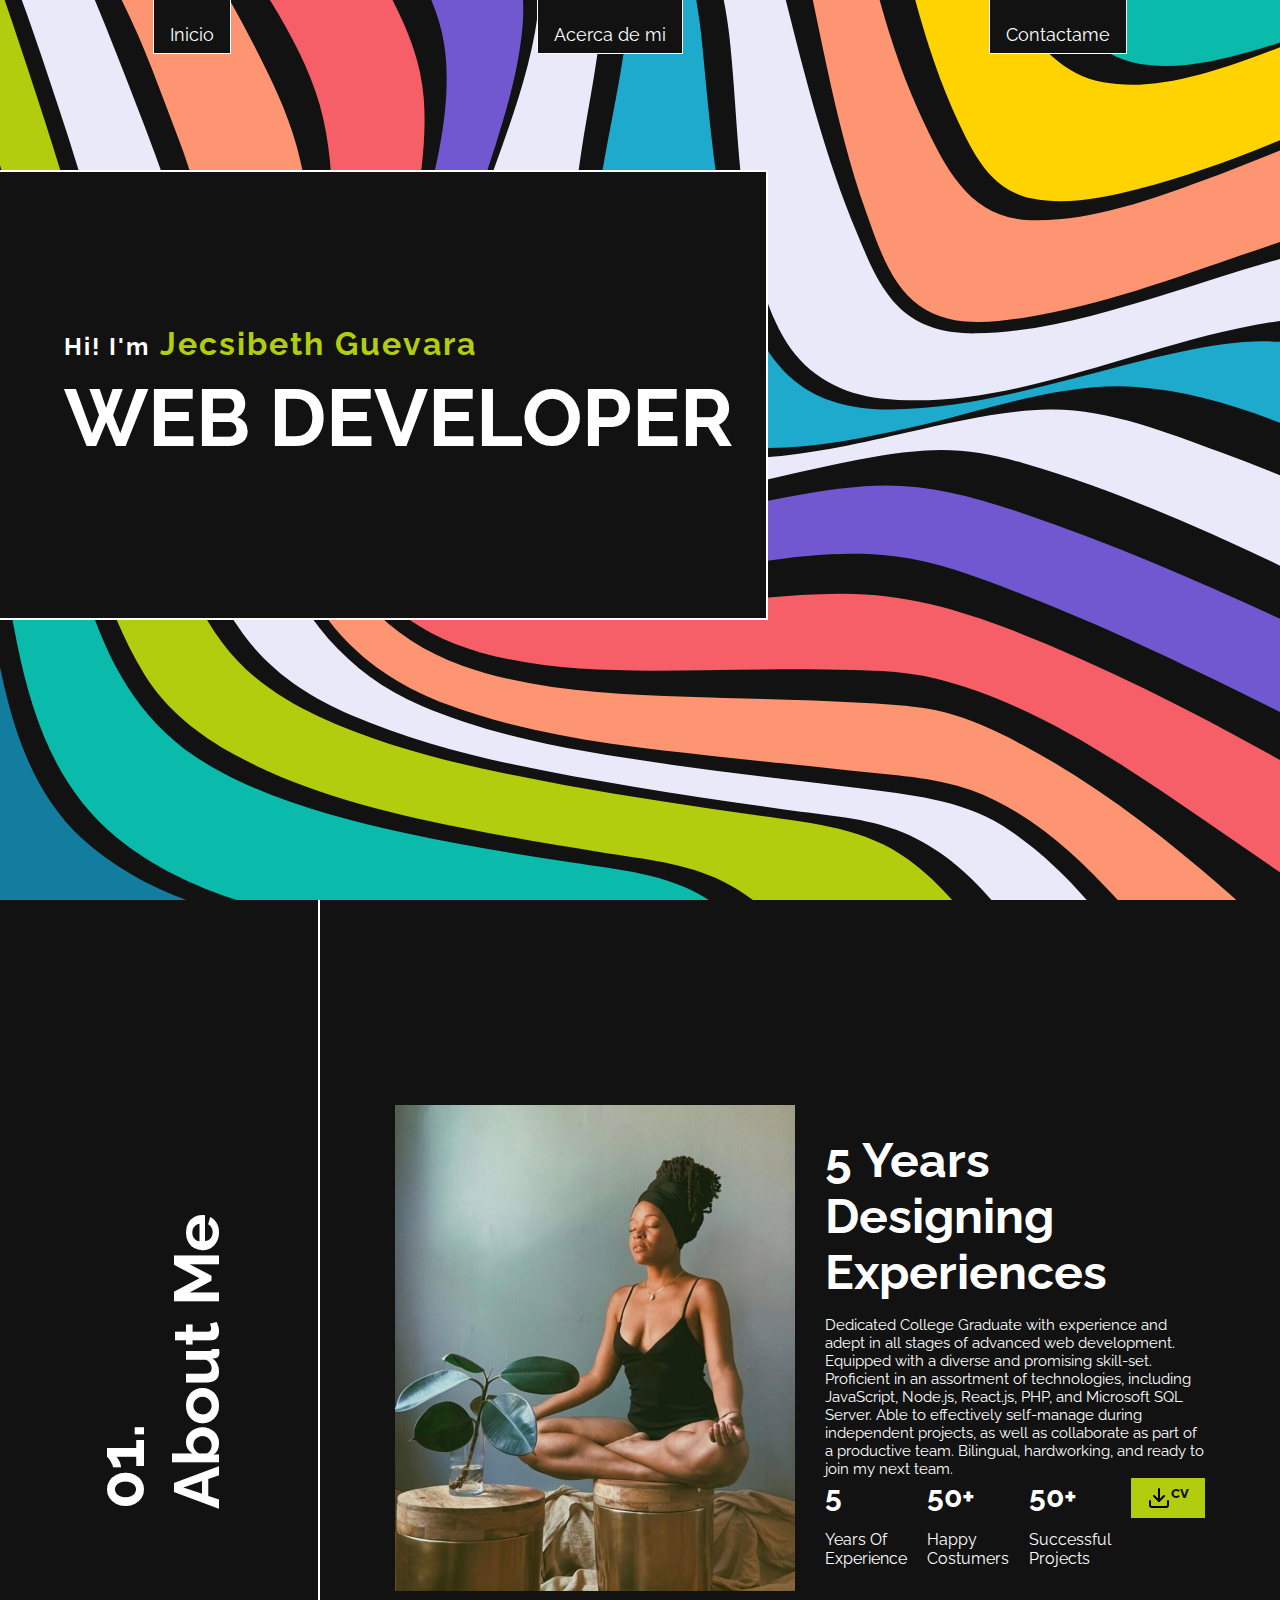
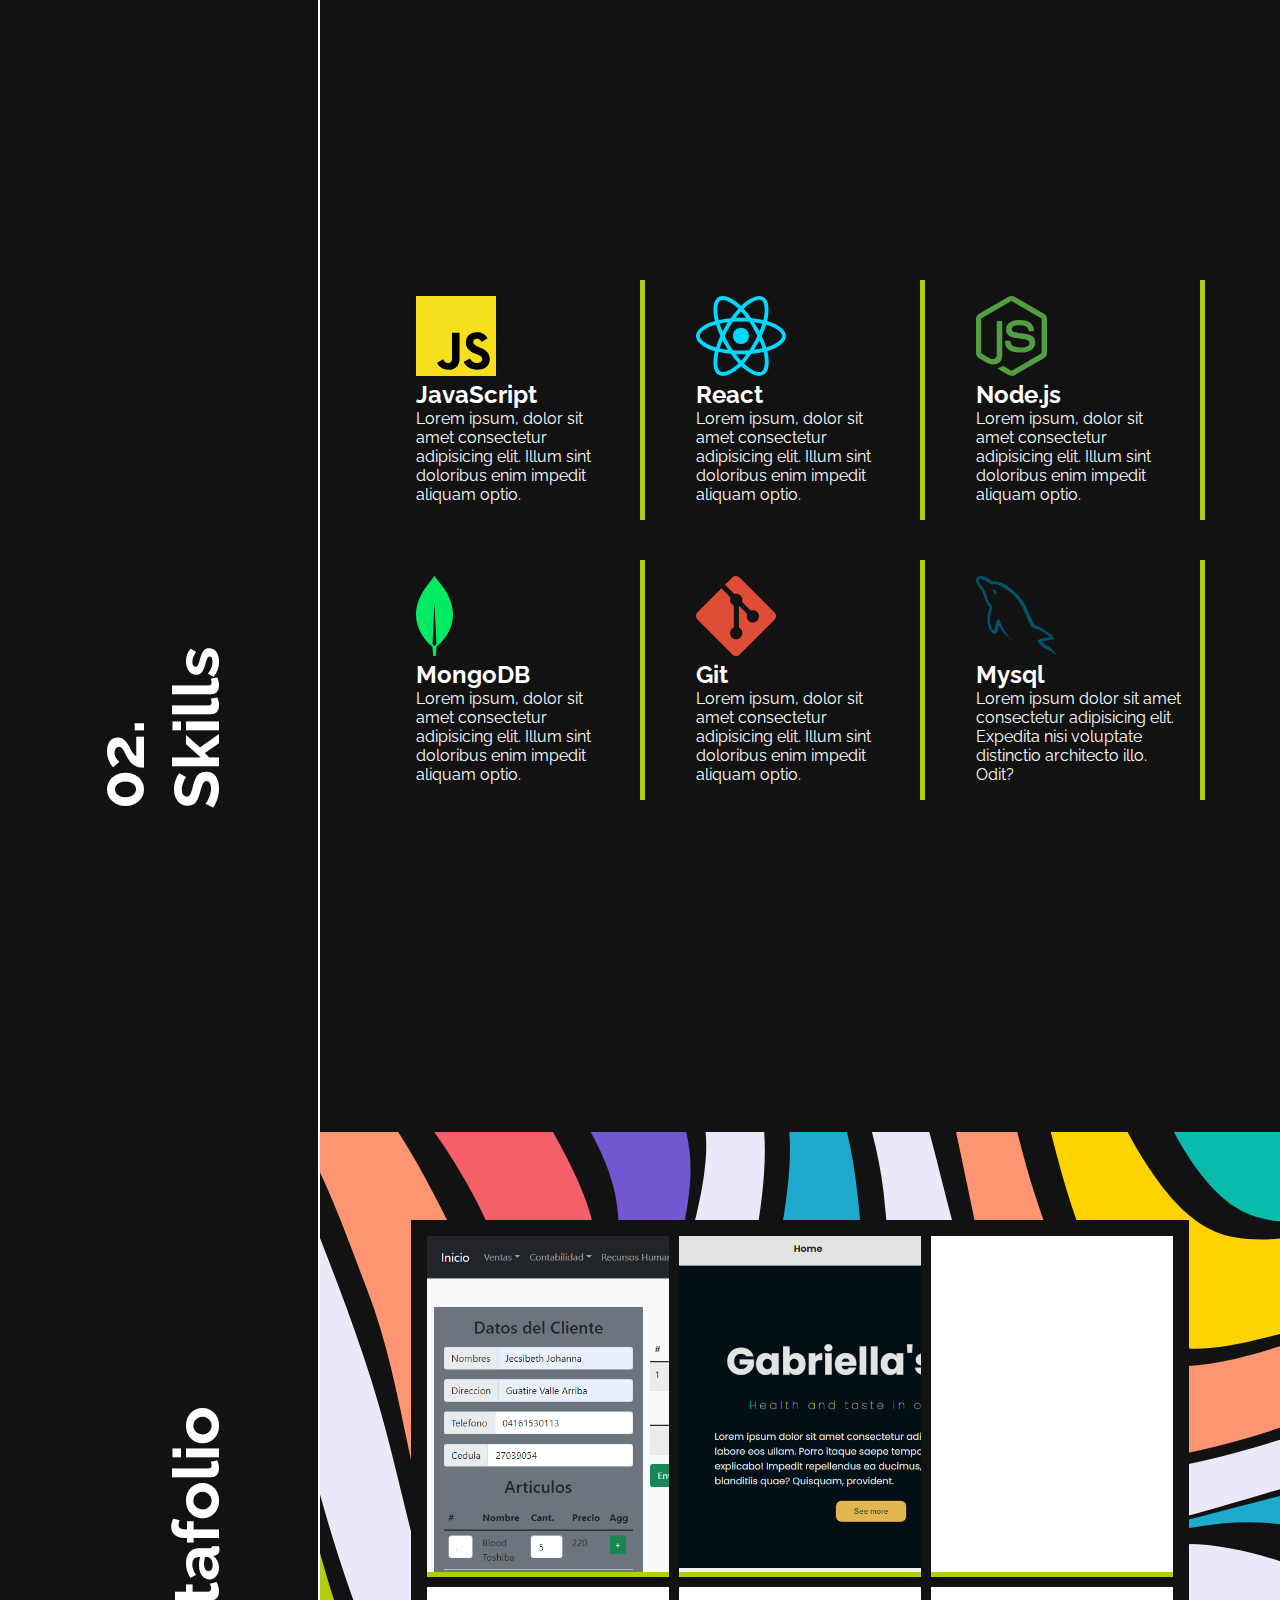
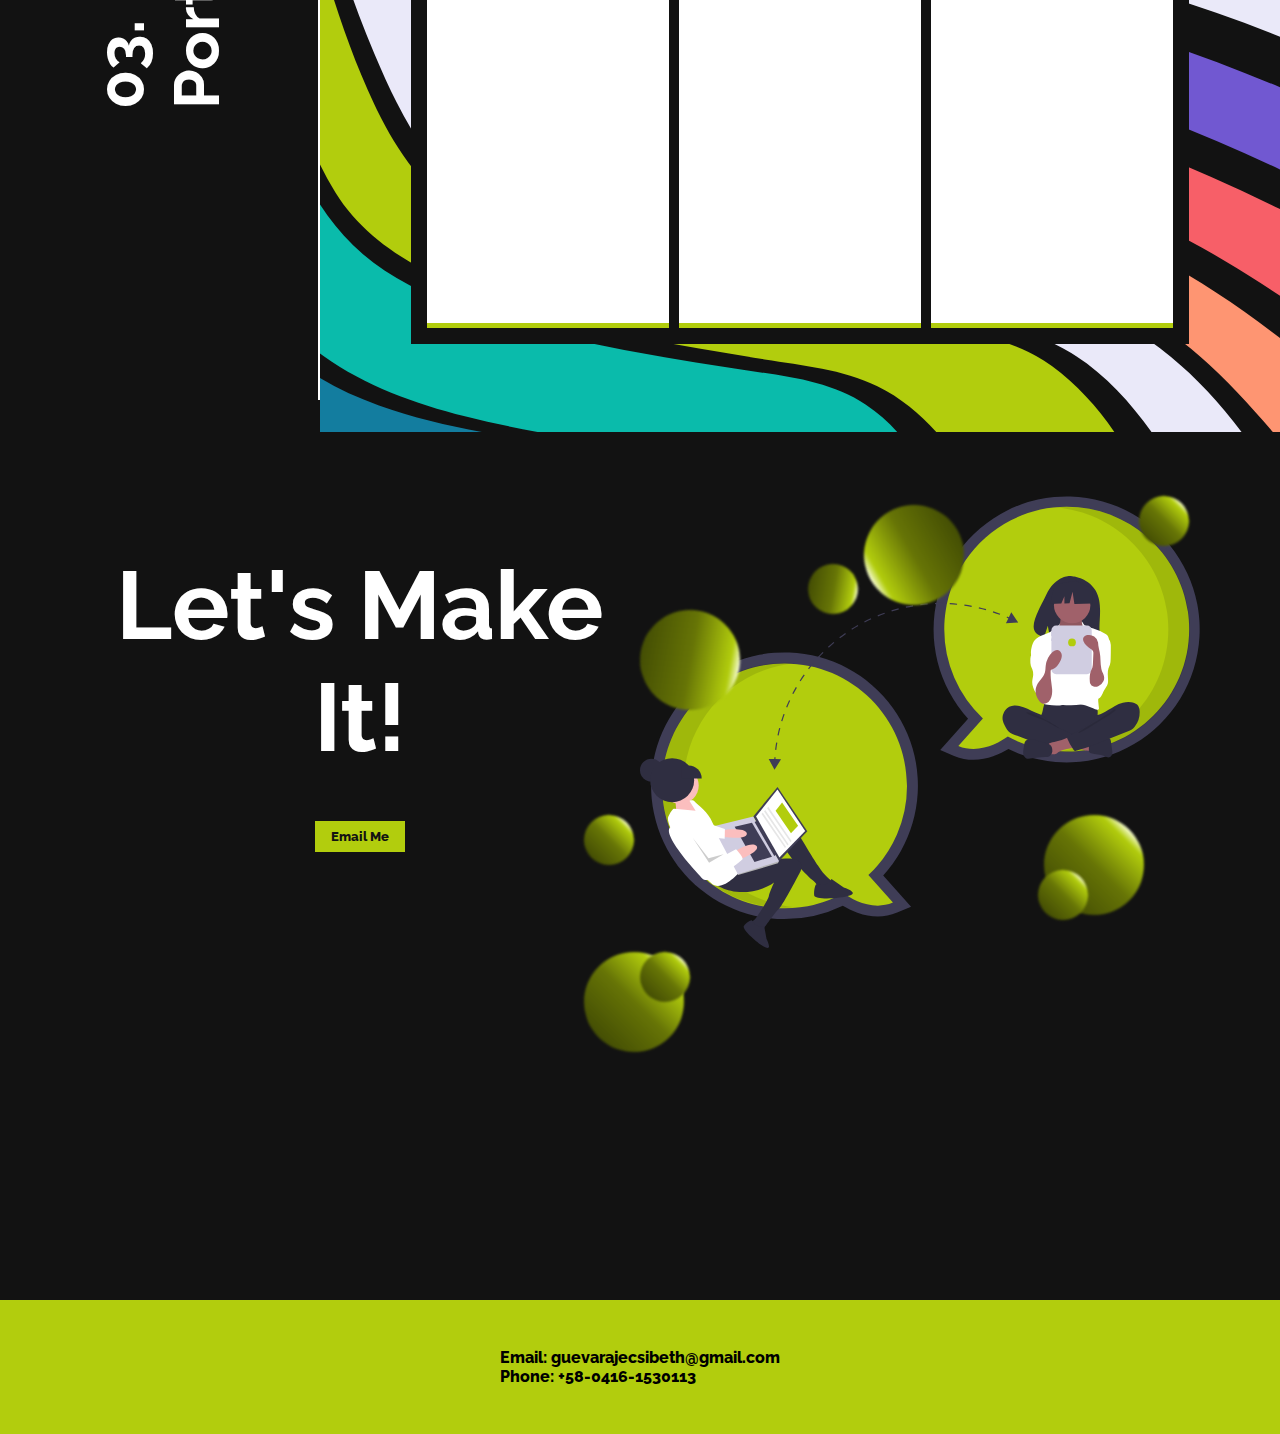
<file: index.html>
<!DOCTYPE html>
<html lang="en">
<head>
    <meta charset="UTF-8">
    <meta http-equiv="X-UA-Compatible" content="IE=edge">
    <meta name="viewport" content="width=device-width, initial-scale=1.0">
    <title>Portafolio | Jecsibeth Guevara</title>
    <link rel="stylesheet" href="Style.css">
    <link rel="preconnect" href="https://fonts.googleapis.com">
    <link rel="preconnect" href="https://fonts.gstatic.com" crossorigin>
    <link href="https://fonts.googleapis.com/css2?family=Raleway:ital,wght@0,100;0,200;0,300;0,400;0,500;0,600;0,700;0,800;0,900;1,100;1,200;1,300;1,400;1,500;1,600;1,700;1,800;1,900&display=swap" rel="stylesheet">

</head>
<body>
    <header>

        <nav>
            <ul>
                <li><a href="">Inicio</a></li>
                <li><a href="#about">Acerca de mi</a></li>
                <li><a href="#contact">Contactame</a></li>
            </ul>
        </nav>

        <div class="header">
            <div class="title">
                <h2>Hi! I'm <span class="myname">Jecsibeth Guevara </span> <h2>
                <h1> Web Developer</h1>
            </div>
        </div>
    </header>
    
    <section class="aboutMe" id="about">
        <div class="title-section">
            <h2>01.<br> About Me</h2>
        </div>
        <div class="content aboutContent ">
            <div class="about">
                <div class="pic">
                     <img src="./resources/img/girl1.png" alt="">
                </div>
                <div class="description">
                    <h3><span>5 Years</span> Designing Experiences</h3>
                     <div class="text">
                         <p>Dedicated College Graduate with experience and adept in all stages of advanced web
                            development. Equipped with a diverse and promising skill-set. Proficient in an assortment of
                            technologies, including JavaScript, Node.js, React.js, PHP, and Microsoft SQL Server. Able
                            to effectively self-manage during independent projects, as well as collaborate as part of a
                            productive team. Bilingual, hardworking, and ready to join my next team.</p>
                         
                     </div>
                     <ul class="professional-list">
                         <li class="list-item">
                             <h3>5</h3>
                             <span>Years Of <br> Experience</span>
                         </li>
                         <li class="list-item">
                             <h3>50+</h3>
                             <span>Happy  <br> Costumers</span>
                         </li>
                         <li class="list-item">
                             <h3>50+</h3>
                             <span>Successful  <br> Projects</span>
                         </li>
                         <li>
                             <a class="btn" href="./resources/Jecsibeth_Guevara_-_Web_Developer.pdf" download="JGuevaraWebDevCV"><img src="/resources/icons/download.svg"> CV</a>
                         </li>
                     </ul>
                     
                 </div>
                 
             </div>
        </div>
    </section>

    <section>
        <div class="title-section">
            <h2>02. <br> Skills</h2>
        </div>
        <div class="content SkillsContent">
           <div class="skills">
                

                <div class="skill">
                    <img src="/resources/icons/javascript.svg" alt="">
                    <h4>JavaScript</h4>
                    <p>Lorem ipsum, dolor sit amet consectetur adipisicing elit. Illum sint doloribus enim impedit aliquam optio.</p>
                </div>
                <div class="skill">
                    <img src="/resources/icons/react.svg" alt="">
                    <h4>React</h4>
                    <p>Lorem ipsum, dolor sit amet consectetur adipisicing elit. Illum sint doloribus enim impedit aliquam optio.</p>
                </div>
                <div class="skill">
                    <img src="/resources/icons/nodejs-icon.svg" alt="">
                    <h4>Node.js</h4>
                    <p>Lorem ipsum, dolor sit amet consectetur adipisicing elit. Illum sint doloribus enim impedit aliquam optio.</p>
                </div>
                <div class="skill">
                    <img src="/resources/icons/mongodb-icon.svg" alt="">
                    <h4>MongoDB</h4>
                    <p>Lorem ipsum, dolor sit amet consectetur adipisicing elit. Illum sint doloribus enim impedit aliquam optio.</p>
                </div>
                <div class="skill">
                    <img src="/resources/icons/git-icon.svg" alt="">
                    <h4>Git</h4>
                    <p>Lorem ipsum, dolor sit amet consectetur adipisicing elit. Illum sint doloribus enim impedit aliquam optio.</p>
                </div>

                <div class="skill">
                    <img src="/resources/icons/mysql-icon.svg">
                    <h4>Mysql</h4>
                    <p>Lorem ipsum dolor sit amet consectetur adipisicing elit. Expedita nisi voluptate distinctio architecto illo. Odit?</p>
                </div>
           </div>
        </div>

    </section>

    <section>
        <div class="title-section">
            <h2>03. <br> Portafolio</h2>
        </div>
        <div class="content background-box">
           <div class="portafolio">
                <div class="cards">
                    <a href="https://github.com/JecsibethGuevara/Lab-boradmin/tree/master" class="card">
                        <div class="cardy" id="thingy"></div> 
                    </a>
                    <a href="https://github.com/JecsibethGuevara/Simple-Bakery-WebPage/tree/master" class="card">
                        <div class="cardy" id="thingy"></div> 
                    </a>
                    <a href="https://github.com/JecsibethGuevara/Camerascope" class="card">
                        <div class="cardy" id="thingy"></div> 
                    </a>
                   
                    <div class="card"></div>
                    <div class="card"></div>
                    <div class="card"></div>
                </div>
            </div>
        </div>

    </section>
   
    <div class="Contact-Me" id="contact">
    <div class="contact">
        <div class="contact-content">
            
            <h1>Let's Make It!</h1>
            <a class="contact-me-here btn" href=""> Email Me </a>

        </div>


        <div class="contact-illu">
            <img src="./resources/img/Contact1.svg" alt="">
            <div class="ball one"></div>
            <div class="ball two"></div>
            <div class="ball three"></div>
            <div class="ball four"></div>

            <div class="miniball mone"></div>
            <div class="miniball mtwo"></div>
            <div class="miniball mthree"></div>
            <div class="miniball mfour"></div>
            <div class="miniball mfive"></div>
           
        </div>
    </div>
</div>
    <footer>
        Email: guevarajecsibeth@gmail.com  <br> Phone: +58-0416-1530113
    </footer>


</body>
</html>
</file>
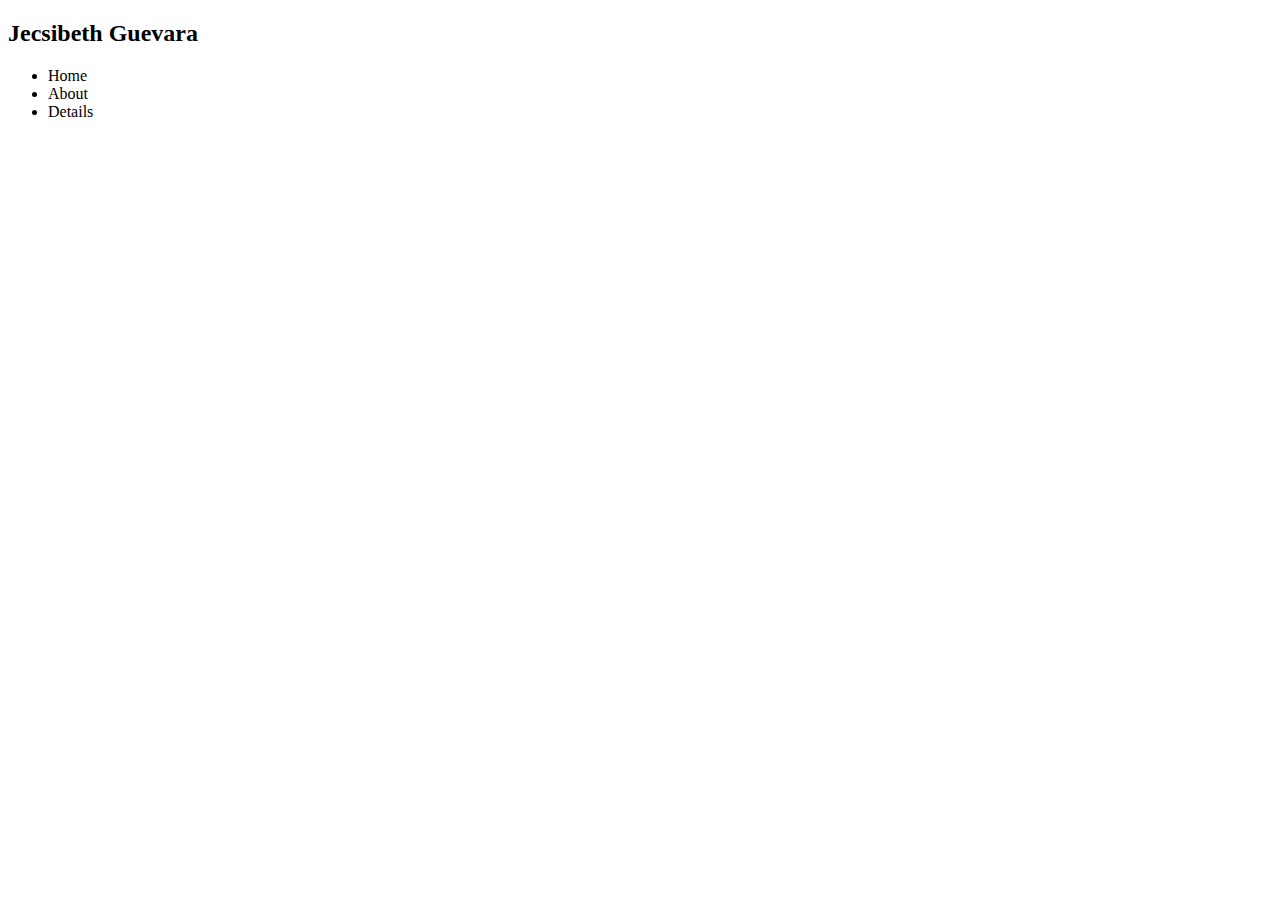
<file: Project2.html>
<!DOCTYPE html>
<html lang="en">
<head>
    <meta charset="UTF-8">
    <meta http-equiv="X-UA-Compatible" content="IE=edge">
    <meta name="viewport" content="width=device-width, initial-scale=1.0">
    <title>BORADMIN | Jecsibeth Guevara</title>
</head>
<body>
    <nav>
        <div class="logo"><h2>Jecsibeth Guevara</h2></div>
        <div class="navigation">
            <ul>
                <li>Home</li>
                <li>About</li>
                <li>Details</li>
            </ul>
        </div>
    </nav>
</body>
</html>
</file>
<file: Style.css>
*{
    padding: 0;
    margin: 0;
    box-sizing: border-box;
}

::-webkit-scrollbar{
    width: 0;
}

body{
    background-color: #121212;
    font-family: 'Raleway';
}

header{
    height: 100vh;
    background: url('./resources/img/Clarence.svg');
    background-position: center;
    background-repeat: no-repeat;
    background-size: cover;
    margin-bottom: 0px;   
}

nav{
    width: 100%;
    height: 80px;
    
}
nav ul{
    display: flex;
    list-style: none;
    justify-content: space-around;
}

nav ul li{
    background-color: #121212;
    padding: .5rem 1rem;
    border-right: 1px solid white;
    border-left: 1px solid white;
    border-bottom: 1px solid white;
    padding-top: 1.5rem;
    
}

nav ul li:hover{
    animation:dropbox .5s;
    animation-fill-mode: forwards;
}

nav ul li:not( :hover){
    animation:raisebox .5s;
    animation-fill-mode: forwards;
}

@keyframes dropbox {
    0%{ margin-top: 0; padding-top: 1.5rem;  border: 1px solid white;}
    100%{margin-top: 1rem; padding-top: .5rem; border: 1px solid white;}
}

@keyframes raise {
    0%{margin-top: 1rem; padding-top: .5rem; border: 1px solid white;}
    100%{ margin-top: 0; padding-top: 1.5rem;  border: 1px solid white;}
}
nav ul li a{
    text-decoration: none;
    color: white;
    font-size: 1.1rem;
}


.header{
    margin-top: 10vh;
    background-color: #121212;
    width: 60vw;
    height: 50%;
    border-top: 2px solid white;
    border-right: 2px solid white;
    border-bottom: 2px solid white;
    color: white;
    padding: 1rem;
    padding-left: 4rem;
    display: flex;
    flex-direction: column;
    justify-content: center;
}

.header h1{
    font-weight: 700;
    font-size: 5rem;
    text-transform: uppercase;
    margin-top: .6rem;
}

.header h2{
    font-weight: 2rem;
    letter-spacing: 2px;
}

.myname{
    color: #B2CD0D;
    margin-left: 2px;
    font-size: 2rem;
}

section{
    color: white;
    display: flex;
    justify-content: space-between;
    height: 100vh;
}

.title-section{
    min-width: 25%;
    border-right: 2px solid white;
    display: flex;
    flex-direction: column;
    justify-content: center;
    overflow: hidden;
}

.title-section h2{
    transform: rotate(-90deg);
    font-size: 4rem;  
}

.content{
    padding-top: 70px;
    position: relative;
    overflow: hidden;
    width: 100%;
    height: 100%;
    padding: 3rem;
}



.background-box{
    background: url('./resources/img/Clarence.svg');
    background-position: center;
    background-repeat: no-repeat;
    background-size: cover;
    display: flex;
    justify-content: center;
    align-items: center;
    margin-top: 2rem;
}

.portafolio{
   
    width: 90%;
    height: 90%;
    background-color: #121212;
}

.cards{
    width: 100%;
    height: 100%;
    display: grid;
    padding: 1rem;
    gap: 10px;
    grid-template-columns: auto auto auto;
}

.card{
    background-color: white;
    color: #121212;
    border-bottom: 5px solid #B2CD0D;
    position: relative;
}

.projectTitle{
    position: absolute;
}
.card:first-child {
    background: url('./resources/img/Opera\ Snapshot_2022-08-29_213116_localhost.png');
    background-position: left;
    background-repeat: no-repeat;
    background-size: cover;
}

.card:nth-child(2){
    background: url('./resources/img/Opera\ Snapshot_2022-08-29_220852_localhost.png');
    background-position: left;
    background-repeat: no-repeat;
    background-size: cover;
}

.card:hover::after{
    content: '';
    text-align: center;
    color: wheat;
    font-weight: 700;
    position: absolute;
    height: 100%;
    width: 100%;
    background-image: linear-gradient(rgba(178,205,13, .2),rgba(178,205,13, .7), rgba(178,205,13, .9) );
    cursor: pointer;
}

.Contact-Me{
    min-height: 100vh;
    padding: 5rem;
}
.contact{
    display: flex;
    justify-content: center;
    align-items: center;
    box-sizing: border-box;
    margin: 1rem auto;
    
}

.contact-content{
    flex: 1;
    display: flex;
    flex-direction: column;
    align-items: center;
    justify-content: center;
    color: white;
}

.contact-content h1{
    font-size: 6rem;
    text-align: center;
}

.contact-illu{
    flex: 1;
    position: relative;
}

.contact-illu img{
    max-width: 800px;
    width: 100%;
    height: auto;
}

.contact-me-here{
   margin: 3rem 0;
}

.btn{
    background-color: #B2CD0D;
    padding: 1rem 1rem;
    text-decoration: none;
    font-size: 2rem;
    color: #121212;
    font-weight: 800;
    display: flex;

}

.ball{
    width: 100px;
    height: 100px;
    border-radius: 50%;
    background: linear-gradient(#F8FDD8 0%,#B2CD0D 10%, #667406 50%, #444E04 100% );
    transform: rotate(45deg);
    filter: blur(1px);
    position: absolute;
}

.two{
    transform: rotate(100deg);
    top: 25%;
}

.three{
    transform: rotate(-120deg);
    top: 2%;
    left: 40%;
}

.one{
    top: 70%;
    right: 10%;
}

.four{
    left: -10%;
}

.miniball{
    width: 50px;
    height: 50px;
    border-radius: 50%;
    background: linear-gradient(#F8FDD8 0%,#B2CD0D 10%, #667406 50%, #444E04 100% );
    transform: rotate(45deg);
    filter: blur(1px);
    position: absolute;
}

.mtwo{
    transform: rotate(100deg);
    top: 15%;
    left: 30%;
}

.mthree{
    top: 70%;
    left: -10%;
}

.mfour{
    top: 0;
    right: 2%;
}

.mfive{
    bottom: 7%;
    right: 20%;
}

footer{
    background-color: #B2CD0D;
    padding: 3rem 4rem;
    font-weight: 800;
    display: flex;
    justify-content: space-around;
}

.aboutContent{
    display: flex;
    align-items: center;
    justify-content: center;
}

.about{
    display: flex;
    gap: 30px;
    max-width: 90%;
    margin: auto;
  
    align-items: center;
    justify-content: center;
    
 }
 
 .about .pic img{
    min-width: 400px;
    width: 100%;
    height: auto;
}
 .about .description h3{
     font-size: 4rem;
     margin-bottom: 1rem;
 } 
 
 .about .description .text{
     display: flex;
     font-size: 0.9rem;
 }
 
 .about .description .text p{
     flex:1;
     font-size: 1rem;
 }
 
 .about .description .professional-list{
     display: flex;
     column-gap: 20px;
    
 }
 
 .about .description .professional-list .list-item h3{
     font-size: 1.9rem;
     font-weight: 700;
 }
 
 .about .description .professional-list .list-item span{
     color: var(--dark-color);
    margin-top: -5px;
 }
 
 ul{
     list-style: none;
 }


 .skills{
    display: grid;
    grid-template-columns: repeat(3, 1fr);
    gap: 2.5rem;
    padding: 2rem;
   
 }

 .skill{
    padding: 1rem;
   box-shadow: 5px 0px 0px #B2CD0D;
 }

 .skill img{
    max-height: 80px;
    margin: auto;
 }

 .skill h4{
    font-size: 1.5rem;
 }

 /*Media Queries */
/**** DESKTOPS DESIGN ****/

  @media only screen and (max-width: 1600px) {


    .about .description h3{
        font-size: 3rem;
        margin-bottom: 1rem;
    } 

    .about .description .text p{
        flex:1;
        font-size: .95rem;
    }

    .btn{
        font-size: .8rem;
        padding: .5rem 1rem;
    }

    .contact-illu{
        flex: 1;
        width: 40%;
        position: relative;
    }

  }

  @media only screen and (max-width: 1200px) {


    .about .description h3{
        font-size: 2.5rem;
        margin-bottom: .9rem;
    } 

    .about .description .text p{
        flex:1;
        font-size: .85rem;
    }

    .btn{
        font-size: .8rem;
        padding: .5rem 1rem;
    }

    .contact-illu{
        flex: 1;
        width: 40%;
        position: relative;
    }

    .about .pic img{
        min-width: 350px;
    }

    .title-section h2{
        font-size: 3rem;  
    }

    .contact-content h1{
        font-size: 4rem;
    }

    .miniball{
        width: 40px;
        height: 40px;
        
    }

    .ball{
        width: 80px;
        height: 80px;
    }

    .header h1{
        
        font-size: 4rem;
    }
    
  }


  

  /*** TABLETS DESIGNS ***/




  @media only screen and (max-width: 998px) {


    .about .description h3{
        font-size: 2rem;
        margin-bottom: .9rem;
    } 

    .about .description .text p{
        flex:1;
        font-size: .75rem;
    }

    .btn{
        font-size: .8rem;
        padding: .5rem 1rem;
    }

    .contact-illu{
        flex: 1;
        width: 40%;
        position: relative;
    }

    .about .pic img{
        min-width: 250px;
    }

    .title-section h2{
        font-size: 3rem;  
    }

    .contact-content h1{
        font-size: 3.5rem;
    }

    .miniball{
        width: 40px;
        height: 40px;
        
    }

    .ball{
        width: 80px;
        height: 80px;
    }

    .header h1{
        
        font-size: 3rem;
    }
    
  }

/*** PHONE DESIGN ***/

@media only screen and (max-width: 768) {
    
}

/***EXTRA SMALL DEVICE ***/


@media only screen and (max-width: 600px) {
    
}
</file>
